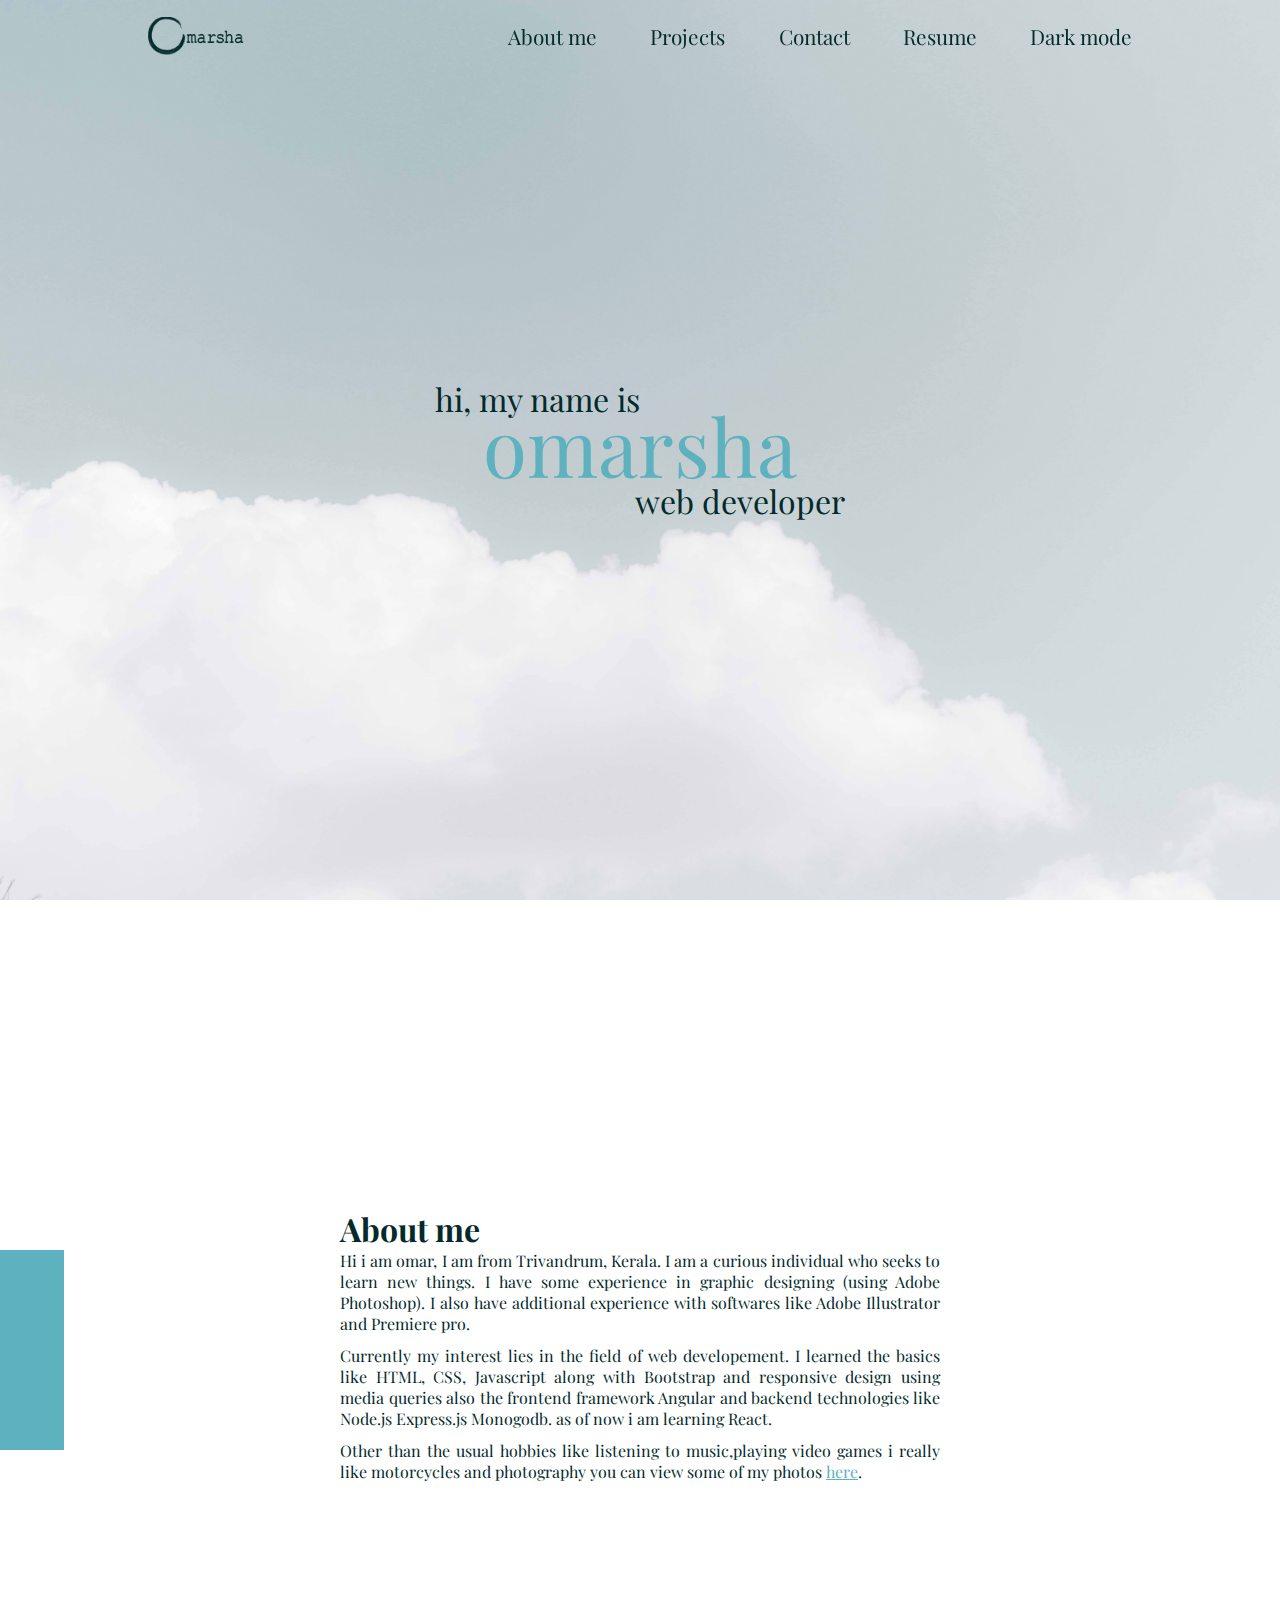
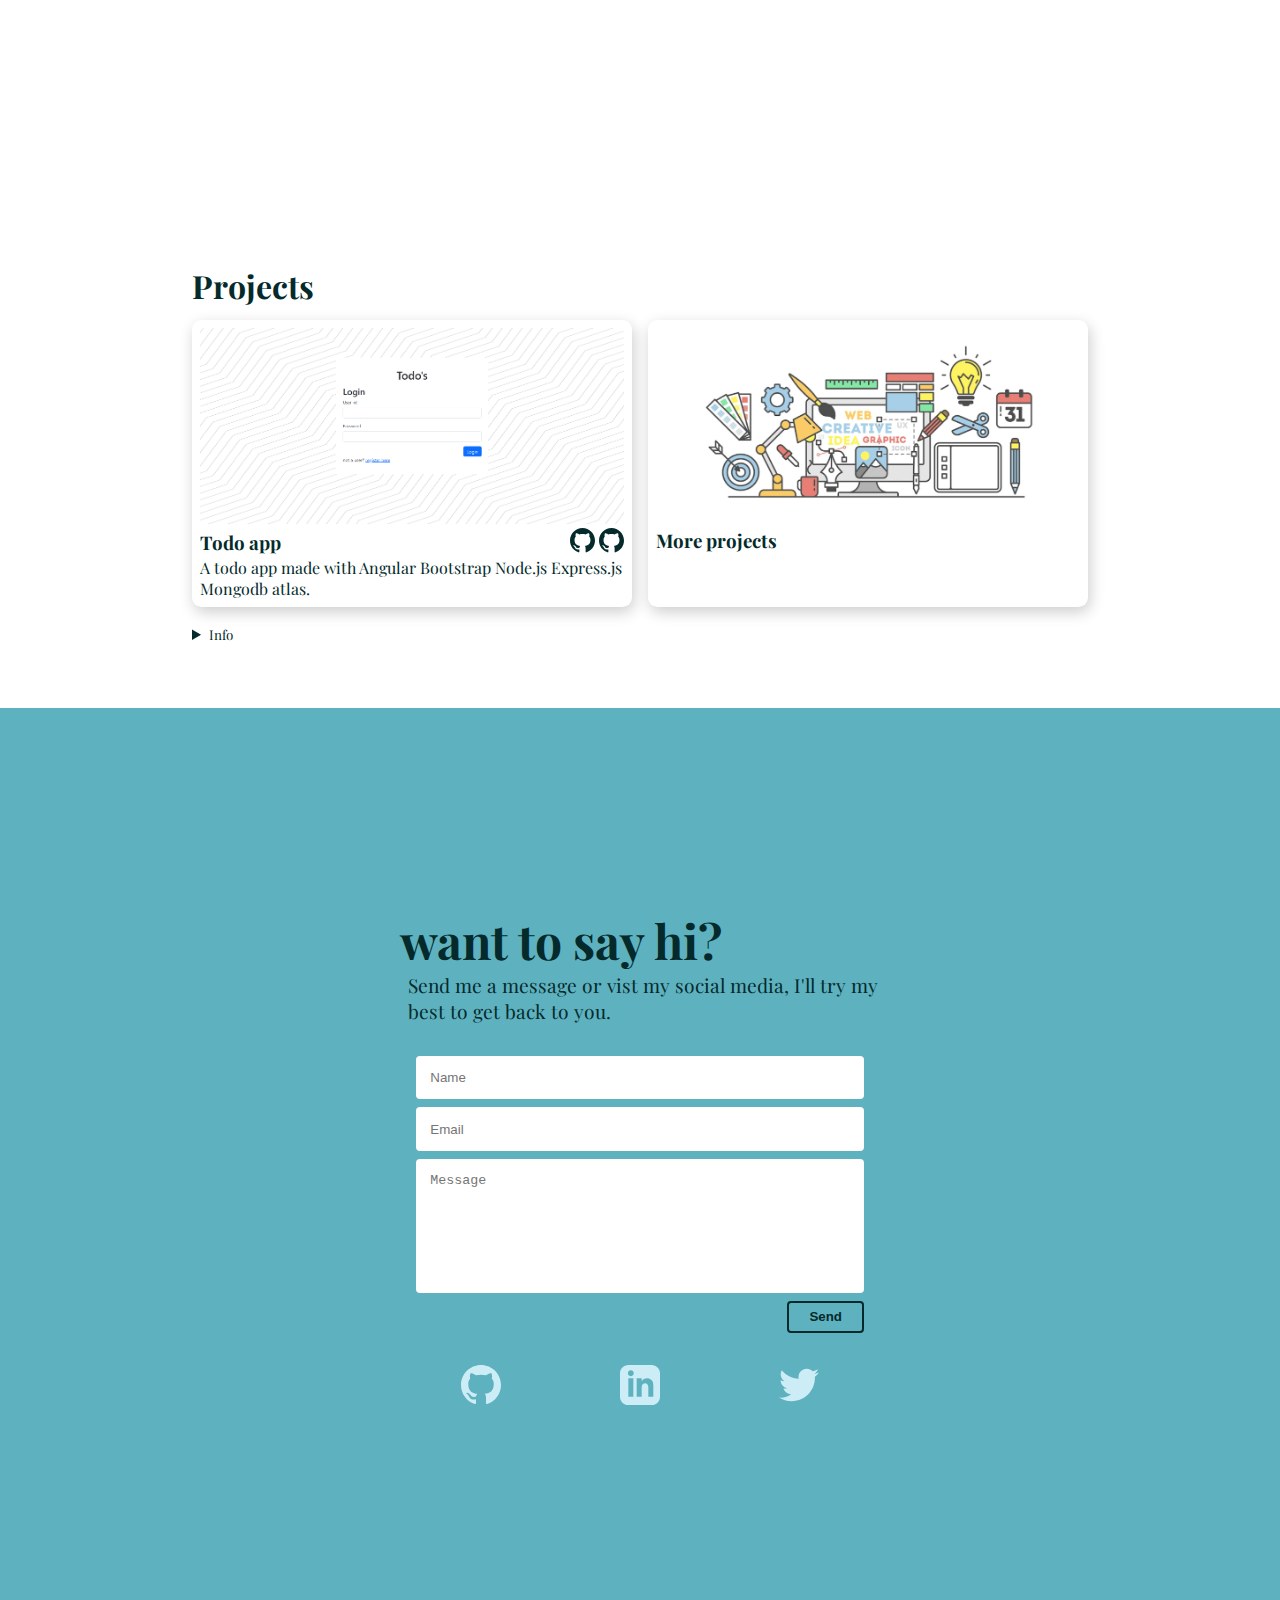
<file: index.html>
<!DOCTYPE html>
<html lang="en">

<head>
    <meta charset="UTF-8">
    <meta http-equiv="X-UA-Compatible" content="IE=edge">
    <meta name="viewport" content="width=device-width, initial-scale=1.0">
    <title>Portfolio</title>
    <link rel="shortcut icon" href="./assets/logos-and-icons/favicon.ico" type="image/x-icon">
    <link rel="stylesheet" href="./style.css">
    <link rel="preconnect" href="https://fonts.googleapis.com">
    <link rel="preconnect" href="https://fonts.gstatic.com" crossorigin>
    <link href="https://fonts.googleapis.com/css2?family=Playfair+Display&display=swap" rel="stylesheet">
    <script defer src="./app.js"></script>
</head>

<body>
    <nav>
        <div class="logo"></div>
        <ul class="nav-links">
            <li id="aboutmebtn">About me</li>
            <li id="projectsbtn">Projects</li>
            <li id="contactbtn">Contact</li>
            <li><a href="./assets/resume.pdf" download="omarsha-resume.pdf" class="resume">Resume</a></li>
            <li id="darkmode">Dark mode</li>
        </ul>
        <div class="burger">
            <div class="line-1"></div>
            <div class="line-2"></div>
            <div class="line-3"></div>
        </div>
    </nav>

    <div class="wrapper">

        <section id="hero" class="hero-section">
            <div class="hero">
                <p class="greeting">
                    hi, my name is
                </p>
                <p class="name">omarsha</p>
                <p class="title">web developer</p>
            </div>
        </section>

        <section id="aboutme" class="aboutme-section">
            <div class="block"></div>
            <div class="content">
                <h1>About me</h1>
                <p>
                    Hi i am omar, I am from Trivandrum, Kerala. I am a curious individual who seeks to learn new things. I have some experience in graphic designing (using Adobe Photoshop). I also have additional experience with softwares like Adobe Illustrator and Premiere pro.
                </p>
                <p>
                    Currently my interest lies in the field of web developement. I learned the basics like HTML, CSS, Javascript along with Bootstrap and responsive design using media queries also the frontend framework Angular and backend technologies like Node.js Express.js Monogodb. as of now i am learning React.
                </p>
                <p>
                    Other than the usual hobbies like listening to music,playing video games i really like motorcycles and photography you can view some of my photos <a href="./photo.html">here</a>. 
                </p>


            </div>

        </section>

        <section id="projects" class="projects-section">

            <div>
                <h1>Projects</h1>
                <div class="sub">

                    <div class="card">
                        <a href="https://moonlit-fairy-2e73fe.netlify.app/" target="_blank">
                            <div class="card-inside">
                                <img src="./assets/images/todo-app.png" class="card-img" alt="...">
                                <div class="card-body">
                                    <div class="heading">
                                        <h3 class="card-title">Todo app</h3>
                                        <div>
                                            <a title="github angular link" href="https://github.com/omarsha157/reminder-app.git" target="_blank">
                                                <svg xmlns="http://www.w3.org/2000/svg" viewBox="0 0 24 24"><path d="M12 0c-6.626 0-12 5.373-12 12 0 5.302 3.438 9.8 8.207 11.387.599.111.793-.261.793-.577v-2.234c-3.338.726-4.033-1.416-4.033-1.416-.546-1.387-1.333-1.756-1.333-1.756-1.089-.745.083-.729.083-.729 1.205.084 1.839 1.237 1.839 1.237 1.07 1.834 2.807 1.304 3.492.997.107-.775.418-1.305.762-1.604-2.665-.305-5.467-1.334-5.467-5.931 0-1.311.469-2.381 1.236-3.221-.124-.303-.535-1.524.117-3.176 0 0 1.008-.322 3.301 1.23.957-.266 1.983-.399 3.003-.404 1.02.005 2.047.138 3.006.404 2.291-1.552 3.297-1.23 3.297-1.23.653 1.653.242 2.874.118 3.176.77.84 1.235 1.911 1.235 3.221 0 4.609-2.807 5.624-5.479 5.921.43.372.823 1.102.823 2.222v3.293c0 .319.192.694.801.576 4.765-1.589 8.199-6.086 8.199-11.386 0-6.627-5.373-12-12-12z"/></svg>
                                            </a>
                                            <a title="github server link" href="https://github.com/omarsha157/reminder-app-server-copy.git" target="_blank">
                                                <svg xmlns="http://www.w3.org/2000/svg" viewBox="0 0 24 24"><path d="M12 0c-6.626 0-12 5.373-12 12 0 5.302 3.438 9.8 8.207 11.387.599.111.793-.261.793-.577v-2.234c-3.338.726-4.033-1.416-4.033-1.416-.546-1.387-1.333-1.756-1.333-1.756-1.089-.745.083-.729.083-.729 1.205.084 1.839 1.237 1.839 1.237 1.07 1.834 2.807 1.304 3.492.997.107-.775.418-1.305.762-1.604-2.665-.305-5.467-1.334-5.467-5.931 0-1.311.469-2.381 1.236-3.221-.124-.303-.535-1.524.117-3.176 0 0 1.008-.322 3.301 1.23.957-.266 1.983-.399 3.003-.404 1.02.005 2.047.138 3.006.404 2.291-1.552 3.297-1.23 3.297-1.23.653 1.653.242 2.874.118 3.176.77.84 1.235 1.911 1.235 3.221 0 4.609-2.807 5.624-5.479 5.921.43.372.823 1.102.823 2.222v3.293c0 .319.192.694.801.576 4.765-1.589 8.199-6.086 8.199-11.386 0-6.627-5.373-12-12-12z"/></svg>
                                            </a>
                                            <!-- <a title="github angular link" href="https://github.com/omarsha157/reminder-app.git" target="_blank"><img class="github" src="./assets/logos-and-icons/github-logo.png" alt=""></a>
                                            <a title="github server link" href="https://github.com/omarsha157/reminder-app-server-copy.git" target="_blank"><img class="github" src="./assets/logos-and-icons/github-logo.png" alt=""></a> -->
                                        </div>
                                    </div>
                                    <p class="card-text">A todo app made with Angular Bootstrap Node.js Express.js Mongodb atlas.
                                    </p>
                                </div>
                            </div>
                        </a>
                    </div>

                    <div class="card">
                        <a href="./more-projects.html">
                            <div class="card-inside">
                                <img src="./assets/images/more-projects.png" class="card-img" alt="...">
                                <div class="card-body">
                                    <div class="heading">
                                        <h3 class="card-title">More projects</h3>
                                        <!-- <a title="github link" href="#"><img class="github" src="./assets/logos-and-icons/github-logo.png" alt=""></a> -->
                                    </div>
                                    <!-- <p class="card-text">A collection of my other projects.
                                    </p> -->
                                </div>
                            </div>
                        </a>
                    </div>


                </div>


                    <details class="info">
                        <summary><small>Info</small></summary>
                        <p>click on the cards to visit the project and the github icons on the cards to view the project repositories. note that for full-stack projects there will be two icons for frontend and backend repositories respectively.</p>
                    </details>


            </div>

        </section>

        <footer>
            <section id="contact" class="footer-section">

                <div>
                    <h1>want to say hi?</h1>
                    <p>Send me a message or vist my social media, I'll try my best to get back to you.</p>
                </div>

                <form action="https://formsubmit.co/07822f17622914c7cb4c96c6f95b0aa6" method="POST">
                    <input type="text" name="name" placeholder="Name" required>
                    <input type="email" name="email" placeholder="Email" required>
                    <textarea rows="7" type="text" name="message" placeholder="Message" required></textarea>

                    <input type="hidden" name="_next" value="https://omarsha157.github.io/portfolio/#contact">
                    <input type="hidden" name="_autoresponse"  value="Thankyou for taking time to view my portfolio and reaching out to me, I'll reply to you as soon as i am able to do so - with best regards, Omarsha.">
                    <button type="submit">Send</button>
                </form>

                <div class="links">
                    <ul>
                        <li><a href="https://github.com/omarsha157" target="_blank">
                            <svg xmlns="http://www.w3.org/2000/svg"  viewBox="0 0 24 24"><path d="M12 0c-6.626 0-12 5.373-12 12 0 5.302 3.438 9.8 8.207 11.387.599.111.793-.261.793-.577v-2.234c-3.338.726-4.033-1.416-4.033-1.416-.546-1.387-1.333-1.756-1.333-1.756-1.089-.745.083-.729.083-.729 1.205.084 1.839 1.237 1.839 1.237 1.07 1.834 2.807 1.304 3.492.997.107-.775.418-1.305.762-1.604-2.665-.305-5.467-1.334-5.467-5.931 0-1.311.469-2.381 1.236-3.221-.124-.303-.535-1.524.117-3.176 0 0 1.008-.322 3.301 1.23.957-.266 1.983-.399 3.003-.404 1.02.005 2.047.138 3.006.404 2.291-1.552 3.297-1.23 3.297-1.23.653 1.653.242 2.874.118 3.176.77.84 1.235 1.911 1.235 3.221 0 4.609-2.807 5.624-5.479 5.921.43.372.823 1.102.823 2.222v3.293c0 .319.192.694.801.576 4.765-1.589 8.199-6.086 8.199-11.386 0-6.627-5.373-12-12-12z"/></svg>
                        </a></li>

                        <li><a href="https://www.linkedin.com/in/omarsha157/" target="_blank">
                            <svg xmlns="http://www.w3.org/2000/svg" viewBox="0 0 24 24"><path d="M19 0h-14c-2.761 0-5 2.239-5 5v14c0 2.761 2.239 5 5 5h14c2.762 0 5-2.239 5-5v-14c0-2.761-2.238-5-5-5zm-11 19h-3v-11h3v11zm-1.5-12.268c-.966 0-1.75-.79-1.75-1.764s.784-1.764 1.75-1.764 1.75.79 1.75 1.764-.783 1.764-1.75 1.764zm13.5 12.268h-3v-5.604c0-3.368-4-3.113-4 0v5.604h-3v-11h3v1.765c1.396-2.586 7-2.777 7 2.476v6.759z"/></svg>
                        </a></li>

                        <li><a href="https://twitter.com/omarsha157" target="_blank">
                            <svg xmlns="http://www.w3.org/2000/svg" viewBox="0 0 24 24"><path d="M24 4.557c-.883.392-1.832.656-2.828.775 1.017-.609 1.798-1.574 2.165-2.724-.951.564-2.005.974-3.127 1.195-.897-.957-2.178-1.555-3.594-1.555-3.179 0-5.515 2.966-4.797 6.045-4.091-.205-7.719-2.165-10.148-5.144-1.29 2.213-.669 5.108 1.523 6.574-.806-.026-1.566-.247-2.229-.616-.054 2.281 1.581 4.415 3.949 4.89-.693.188-1.452.232-2.224.084.626 1.956 2.444 3.379 4.6 3.419-2.07 1.623-4.678 2.348-7.29 2.04 2.179 1.397 4.768 2.212 7.548 2.212 9.142 0 14.307-7.721 13.995-14.646.962-.695 1.797-1.562 2.457-2.549z"/></svg>
                        </a></li>
                        
                    </ul>
                </div>

            </section>
        </footer>
    </div>

    
</body>

</html>
</file>
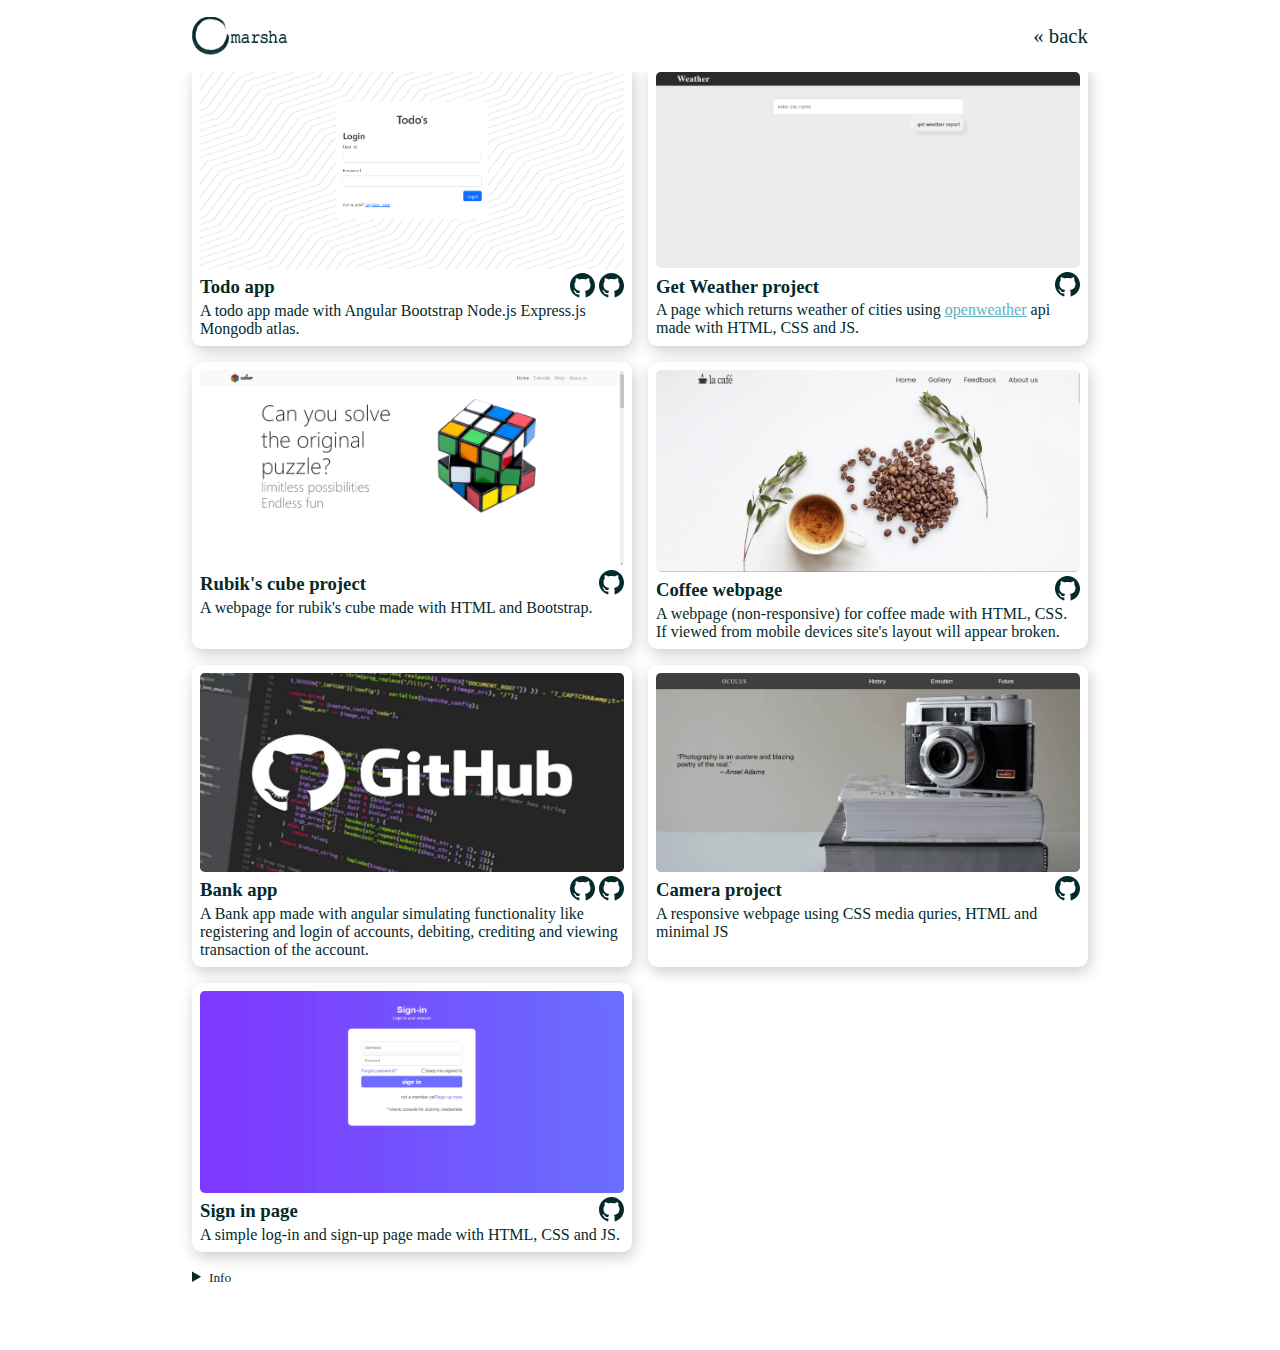
<file: more-projects.html>
<!DOCTYPE html>
<html lang="en">

<head>
    <meta charset="UTF-8">
    <meta http-equiv="X-UA-Compatible" content="IE=edge">
    <meta name="viewport" content="width=device-width, initial-scale=1.0">
    <title>more-projects</title>
    <link rel="shortcut icon" href="./assets/logos-and-icons/favicon.ico" type="image/x-icon">
    <link rel="stylesheet" href="./style.css">
    <style>
        nav {
            justify-content: space-between;
            padding-left: 15%;
            padding-right: 15%;

            background-color: var(--bg-color);
        }

        nav div a {
            color: unset;
            text-decoration: none;
            font-size: 1.3rem;
        }

        @media only screen and (max-width: 992px) {
            nav {
                padding-left: 1em;
                padding-right: 1em;
            }
        }
    </style>
    <script defer src="./app.js"></script>
</head>

<body>
    <nav>
        <div class="logo">
            
        </div>
        <div class="">
            <a href="./index.html">&#171; back</a>
        </div>

    </nav>

    <div class="wrapper">
        <section id="project" class="projects-section">

            <div>
                <!-- <h1>projects</h1> -->
                <div class="sub">

                    <div class="card">
                        <a href="https://moonlit-fairy-2e73fe.netlify.app/" target="_blank">
                            <div class="card-inside">
                                <img src="./assets/images/todo-app.png" class="card-img" alt="...">
                                <div class="card-body">
                                    <div class="heading">
                                        <h3 class="card-title">Todo app</h3>
                                        <div>
                                            <a title="github angular link" href="https://github.com/omarsha157/reminder-app.git" target="_blank">
                                                <svg xmlns="http://www.w3.org/2000/svg" viewBox="0 0 24 24"><path d="M12 0c-6.626 0-12 5.373-12 12 0 5.302 3.438 9.8 8.207 11.387.599.111.793-.261.793-.577v-2.234c-3.338.726-4.033-1.416-4.033-1.416-.546-1.387-1.333-1.756-1.333-1.756-1.089-.745.083-.729.083-.729 1.205.084 1.839 1.237 1.839 1.237 1.07 1.834 2.807 1.304 3.492.997.107-.775.418-1.305.762-1.604-2.665-.305-5.467-1.334-5.467-5.931 0-1.311.469-2.381 1.236-3.221-.124-.303-.535-1.524.117-3.176 0 0 1.008-.322 3.301 1.23.957-.266 1.983-.399 3.003-.404 1.02.005 2.047.138 3.006.404 2.291-1.552 3.297-1.23 3.297-1.23.653 1.653.242 2.874.118 3.176.77.84 1.235 1.911 1.235 3.221 0 4.609-2.807 5.624-5.479 5.921.43.372.823 1.102.823 2.222v3.293c0 .319.192.694.801.576 4.765-1.589 8.199-6.086 8.199-11.386 0-6.627-5.373-12-12-12z"/></svg>
                                            </a>
                                            <a title="github server link" href="https://github.com/omarsha157/reminder-app-server-copy.git" target="_blank">
                                                <svg xmlns="http://www.w3.org/2000/svg" viewBox="0 0 24 24"><path d="M12 0c-6.626 0-12 5.373-12 12 0 5.302 3.438 9.8 8.207 11.387.599.111.793-.261.793-.577v-2.234c-3.338.726-4.033-1.416-4.033-1.416-.546-1.387-1.333-1.756-1.333-1.756-1.089-.745.083-.729.083-.729 1.205.084 1.839 1.237 1.839 1.237 1.07 1.834 2.807 1.304 3.492.997.107-.775.418-1.305.762-1.604-2.665-.305-5.467-1.334-5.467-5.931 0-1.311.469-2.381 1.236-3.221-.124-.303-.535-1.524.117-3.176 0 0 1.008-.322 3.301 1.23.957-.266 1.983-.399 3.003-.404 1.02.005 2.047.138 3.006.404 2.291-1.552 3.297-1.23 3.297-1.23.653 1.653.242 2.874.118 3.176.77.84 1.235 1.911 1.235 3.221 0 4.609-2.807 5.624-5.479 5.921.43.372.823 1.102.823 2.222v3.293c0 .319.192.694.801.576 4.765-1.589 8.199-6.086 8.199-11.386 0-6.627-5.373-12-12-12z"/></svg>
                                            </a>
                                            <!-- <a title="github angular link" href="https://github.com/omarsha157/reminder-app.git" target="_blank"><img class="github" src="./assets/logos-and-icons/github-logo.png" alt=""></a>
                                            <a title="github server link" href="https://github.com/omarsha157/reminder-app-server-copy.git" target="_blank"><img class="github" src="./assets/logos-and-icons/github-logo.png" alt=""></a> -->
                                        </div>
                                    </div>
                                    <p class="card-text">A todo app made with Angular Bootstrap Node.js Express.js Mongodb atlas.
                                    </p>
                                </div>
                            </div>
                        </a>
                    </div>

                    <div class="card">
                        <a href="https://omarsha157.github.io/weather-project/" target="_blank">
                            <div class="card-inside">
                                <img src="./assets/images/weather-project.png" class="card-img" alt="...">
                                <div class="card-body">
                                    <div class="heading">
                                        <h3 class="card-title">Get Weather project</h3>
                                        <a title="github link" href="https://github.com/omarsha157/weather-project.git" target="_blank">
                                            <svg xmlns="http://www.w3.org/2000/svg" viewBox="0 0 24 24"><path d="M12 0c-6.626 0-12 5.373-12 12 0 5.302 3.438 9.8 8.207 11.387.599.111.793-.261.793-.577v-2.234c-3.338.726-4.033-1.416-4.033-1.416-.546-1.387-1.333-1.756-1.333-1.756-1.089-.745.083-.729.083-.729 1.205.084 1.839 1.237 1.839 1.237 1.07 1.834 2.807 1.304 3.492.997.107-.775.418-1.305.762-1.604-2.665-.305-5.467-1.334-5.467-5.931 0-1.311.469-2.381 1.236-3.221-.124-.303-.535-1.524.117-3.176 0 0 1.008-.322 3.301 1.23.957-.266 1.983-.399 3.003-.404 1.02.005 2.047.138 3.006.404 2.291-1.552 3.297-1.23 3.297-1.23.653 1.653.242 2.874.118 3.176.77.84 1.235 1.911 1.235 3.221 0 4.609-2.807 5.624-5.479 5.921.43.372.823 1.102.823 2.222v3.293c0 .319.192.694.801.576 4.765-1.589 8.199-6.086 8.199-11.386 0-6.627-5.373-12-12-12z"/></svg>
                                        </a>
                                    </div>
                                    <p class="card-text">A page which returns weather of cities using <a class="anchor" href="https://openweathermap.org/api" target="_blank">openweather</a> api made with HTML, CSS and JS.</p>
                                </div>
                            </div>
                        </a>
                    </div>

                    <div class="card">
                        <a href="https://omarsha157.github.io/rubiks-web/" target="_blank">
                            <div class="card-inside">
                                <img src="./assets/images/rubiks-cube-project.png" class="card-img" alt="...">
                                <div class="card-body">
                                    <div class="heading">
                                        <h3 class="card-title">Rubik's cube project</h3>
                                        <a title="github link" href="https://github.com/omarsha157/rubiks-web" target="_blank">
                                            <svg xmlns="http://www.w3.org/2000/svg" viewBox="0 0 24 24"><path d="M12 0c-6.626 0-12 5.373-12 12 0 5.302 3.438 9.8 8.207 11.387.599.111.793-.261.793-.577v-2.234c-3.338.726-4.033-1.416-4.033-1.416-.546-1.387-1.333-1.756-1.333-1.756-1.089-.745.083-.729.083-.729 1.205.084 1.839 1.237 1.839 1.237 1.07 1.834 2.807 1.304 3.492.997.107-.775.418-1.305.762-1.604-2.665-.305-5.467-1.334-5.467-5.931 0-1.311.469-2.381 1.236-3.221-.124-.303-.535-1.524.117-3.176 0 0 1.008-.322 3.301 1.23.957-.266 1.983-.399 3.003-.404 1.02.005 2.047.138 3.006.404 2.291-1.552 3.297-1.23 3.297-1.23.653 1.653.242 2.874.118 3.176.77.84 1.235 1.911 1.235 3.221 0 4.609-2.807 5.624-5.479 5.921.43.372.823 1.102.823 2.222v3.293c0 .319.192.694.801.576 4.765-1.589 8.199-6.086 8.199-11.386 0-6.627-5.373-12-12-12z"/></svg>
                                        </a>
                                    </div>
                                    <p class="card-text">A webpage for rubik's cube made with HTML and Bootstrap.</p>
                                </div>
                            </div>
                        </a>
                    </div>

                    <div class="card">
                        <a href="https://omarsha157.github.io/coffee-project/" target="_blank">
                            <div class="card-inside">
                                <img src="./assets/images/coffee-page-card.png" class="card-img" alt="...">
                                <div class="card-body">
                                    <div class="heading">
                                        <h3 class="card-title">Coffee webpage</h3>
                                        <a title="github link" href="https://github.com/omarsha157/coffee-project.git" target="_blank">
                                            <svg xmlns="http://www.w3.org/2000/svg" viewBox="0 0 24 24"><path d="M12 0c-6.626 0-12 5.373-12 12 0 5.302 3.438 9.8 8.207 11.387.599.111.793-.261.793-.577v-2.234c-3.338.726-4.033-1.416-4.033-1.416-.546-1.387-1.333-1.756-1.333-1.756-1.089-.745.083-.729.083-.729 1.205.084 1.839 1.237 1.839 1.237 1.07 1.834 2.807 1.304 3.492.997.107-.775.418-1.305.762-1.604-2.665-.305-5.467-1.334-5.467-5.931 0-1.311.469-2.381 1.236-3.221-.124-.303-.535-1.524.117-3.176 0 0 1.008-.322 3.301 1.23.957-.266 1.983-.399 3.003-.404 1.02.005 2.047.138 3.006.404 2.291-1.552 3.297-1.23 3.297-1.23.653 1.653.242 2.874.118 3.176.77.84 1.235 1.911 1.235 3.221 0 4.609-2.807 5.624-5.479 5.921.43.372.823 1.102.823 2.222v3.293c0 .319.192.694.801.576 4.765-1.589 8.199-6.086 8.199-11.386 0-6.627-5.373-12-12-12z"/></svg>
                                        </a>
                                    </div>
                                    <p class="card-text">A webpage (non-responsive) for coffee made with HTML, CSS.
                                        If viewed from mobile devices site's layout will appear broken.
                                    </p>
                                </div>
                            </div>
                        </a>
                    </div>

                    <div class="card">
                        <a href="https://github.com/omarsha157/bankapp" target="_blank">
                            <div class="card-inside">
                                <img src="./assets/images/github-card.jpg" class="card-img" alt="...">
                                <div class="card-body">
                                    <div class="heading">
                                        <h3 class="card-title">Bank app</h3>
                                        <div>
                                            <a title="github angular link" href="https://github.com/omarsha157/bankapp" target="_blank">
                                                <svg xmlns="http://www.w3.org/2000/svg" viewBox="0 0 24 24"><path d="M12 0c-6.626 0-12 5.373-12 12 0 5.302 3.438 9.8 8.207 11.387.599.111.793-.261.793-.577v-2.234c-3.338.726-4.033-1.416-4.033-1.416-.546-1.387-1.333-1.756-1.333-1.756-1.089-.745.083-.729.083-.729 1.205.084 1.839 1.237 1.839 1.237 1.07 1.834 2.807 1.304 3.492.997.107-.775.418-1.305.762-1.604-2.665-.305-5.467-1.334-5.467-5.931 0-1.311.469-2.381 1.236-3.221-.124-.303-.535-1.524.117-3.176 0 0 1.008-.322 3.301 1.23.957-.266 1.983-.399 3.003-.404 1.02.005 2.047.138 3.006.404 2.291-1.552 3.297-1.23 3.297-1.23.653 1.653.242 2.874.118 3.176.77.84 1.235 1.911 1.235 3.221 0 4.609-2.807 5.624-5.479 5.921.43.372.823 1.102.823 2.222v3.293c0 .319.192.694.801.576 4.765-1.589 8.199-6.086 8.199-11.386 0-6.627-5.373-12-12-12z"/></svg>
                                            </a>
                                            <a title="github server link" href="https://github.com/omarsha157/bankserver" target="_blank">
                                                <svg xmlns="http://www.w3.org/2000/svg" viewBox="0 0 24 24"><path d="M12 0c-6.626 0-12 5.373-12 12 0 5.302 3.438 9.8 8.207 11.387.599.111.793-.261.793-.577v-2.234c-3.338.726-4.033-1.416-4.033-1.416-.546-1.387-1.333-1.756-1.333-1.756-1.089-.745.083-.729.083-.729 1.205.084 1.839 1.237 1.839 1.237 1.07 1.834 2.807 1.304 3.492.997.107-.775.418-1.305.762-1.604-2.665-.305-5.467-1.334-5.467-5.931 0-1.311.469-2.381 1.236-3.221-.124-.303-.535-1.524.117-3.176 0 0 1.008-.322 3.301 1.23.957-.266 1.983-.399 3.003-.404 1.02.005 2.047.138 3.006.404 2.291-1.552 3.297-1.23 3.297-1.23.653 1.653.242 2.874.118 3.176.77.84 1.235 1.911 1.235 3.221 0 4.609-2.807 5.624-5.479 5.921.43.372.823 1.102.823 2.222v3.293c0 .319.192.694.801.576 4.765-1.589 8.199-6.086 8.199-11.386 0-6.627-5.373-12-12-12z"/></svg>
                                            </a>
                                            
                                        </div>
                                    </div>
                                    <p class="card-text">
                                        A Bank app made with angular simulating functionality like registering and login of accounts, debiting, crediting and viewing transaction of the account.
                                    </p>
                                </div>
                            </div>
                        </a>
                    </div>


                    <div class="card">
                        <a href="https://omarsha157.github.io/camera-project/" target="_blank">
                            <div class="card-inside">
                                <img src="./assets/images/camera-project.png" class="card-img" alt="...">
                                <div class="card-body">
                                    <div class="heading">
                                        <h3 class="card-title">Camera project</h3>
                                        <a title="github link" href="https://github.com/omarsha157/camera-project" target="_blank">
                                            <svg xmlns="http://www.w3.org/2000/svg" viewBox="0 0 24 24"><path d="M12 0c-6.626 0-12 5.373-12 12 0 5.302 3.438 9.8 8.207 11.387.599.111.793-.261.793-.577v-2.234c-3.338.726-4.033-1.416-4.033-1.416-.546-1.387-1.333-1.756-1.333-1.756-1.089-.745.083-.729.083-.729 1.205.084 1.839 1.237 1.839 1.237 1.07 1.834 2.807 1.304 3.492.997.107-.775.418-1.305.762-1.604-2.665-.305-5.467-1.334-5.467-5.931 0-1.311.469-2.381 1.236-3.221-.124-.303-.535-1.524.117-3.176 0 0 1.008-.322 3.301 1.23.957-.266 1.983-.399 3.003-.404 1.02.005 2.047.138 3.006.404 2.291-1.552 3.297-1.23 3.297-1.23.653 1.653.242 2.874.118 3.176.77.84 1.235 1.911 1.235 3.221 0 4.609-2.807 5.624-5.479 5.921.43.372.823 1.102.823 2.222v3.293c0 .319.192.694.801.576 4.765-1.589 8.199-6.086 8.199-11.386 0-6.627-5.373-12-12-12z"/></svg>
                                        </a>
                                    </div>
                                    <p class="card-text">A responsive webpage using CSS media quries, HTML and minimal JS  </p>
                                </div>
                            </div>
                        </a>
                    </div>

                    

                    <div class="card">
                        <a href="https://omarsha157.github.io/simple-login-design/" target="_blank">
                            <div class="card-inside">
                                <img src="./assets/images/sign-in-page-card.png" class="card-img" alt="...">
                                <div class="card-body">
                                    <div class="heading">
                                        <h3 class="card-title">Sign in page</h3>
                                        <a title="github link" href="https://github.com/omarsha157/simple-login-design.git" target="_blank">
                                            <svg xmlns="http://www.w3.org/2000/svg" viewBox="0 0 24 24"><path d="M12 0c-6.626 0-12 5.373-12 12 0 5.302 3.438 9.8 8.207 11.387.599.111.793-.261.793-.577v-2.234c-3.338.726-4.033-1.416-4.033-1.416-.546-1.387-1.333-1.756-1.333-1.756-1.089-.745.083-.729.083-.729 1.205.084 1.839 1.237 1.839 1.237 1.07 1.834 2.807 1.304 3.492.997.107-.775.418-1.305.762-1.604-2.665-.305-5.467-1.334-5.467-5.931 0-1.311.469-2.381 1.236-3.221-.124-.303-.535-1.524.117-3.176 0 0 1.008-.322 3.301 1.23.957-.266 1.983-.399 3.003-.404 1.02.005 2.047.138 3.006.404 2.291-1.552 3.297-1.23 3.297-1.23.653 1.653.242 2.874.118 3.176.77.84 1.235 1.911 1.235 3.221 0 4.609-2.807 5.624-5.479 5.921.43.372.823 1.102.823 2.222v3.293c0 .319.192.694.801.576 4.765-1.589 8.199-6.086 8.199-11.386 0-6.627-5.373-12-12-12z"/></svg>
                                        </a>
                                    </div>
                                    <p class="card-text">A simple log-in and sign-up page made with HTML, CSS and JS.</p>
                                </div>
                            </div>
                        </a>
                    </div>

                    

                </div>
                
                    <details class="info">
                        <summary><small>Info</small></summary>
                        <p>click on the cards to visit the project and the github icons on the cards to view the project repositories. note that for full-stack projects there will be two icons for frontend and backend repositories respectively.</p>
                    </details>

            </div>

        </section>


        <!-- <section id="project" class="projects-section">

            <div>
                <h1>Experiments</h1>
                <div class="sub">

                    <div class="card">
                        <a href="https://omarsha157.github.io/blackjack-game/" target="_blank">
                            <div class="card-inside">
                                <img src="./assets/images/balckjack-card.png" class="card-img" alt="...">
                                <div class="card-body">
                                    <div class="heading">
                                        <h3 class="card-title">Blackjack</h3>
                                        <a title="github link" href="https://github.com/omarsha157/blackjack-game.git" target="_blank">
                                            <svg xmlns="http://www.w3.org/2000/svg" viewBox="0 0 24 24"><path d="M12 0c-6.626 0-12 5.373-12 12 0 5.302 3.438 9.8 8.207 11.387.599.111.793-.261.793-.577v-2.234c-3.338.726-4.033-1.416-4.033-1.416-.546-1.387-1.333-1.756-1.333-1.756-1.089-.745.083-.729.083-.729 1.205.084 1.839 1.237 1.839 1.237 1.07 1.834 2.807 1.304 3.492.997.107-.775.418-1.305.762-1.604-2.665-.305-5.467-1.334-5.467-5.931 0-1.311.469-2.381 1.236-3.221-.124-.303-.535-1.524.117-3.176 0 0 1.008-.322 3.301 1.23.957-.266 1.983-.399 3.003-.404 1.02.005 2.047.138 3.006.404 2.291-1.552 3.297-1.23 3.297-1.23.653 1.653.242 2.874.118 3.176.77.84 1.235 1.911 1.235 3.221 0 4.609-2.807 5.624-5.479 5.921.43.372.823 1.102.823 2.222v3.293c0 .319.192.694.801.576 4.765-1.589 8.199-6.086 8.199-11.386 0-6.627-5.373-12-12-12z"/></svg>
                                        </a>
                                    </div>
                                    <p class="card-text">A game of blackjack made using HTML and JS.</p>
                                </div>
                            </div>
                        </a>
                    </div>

                    <div class="card">
                        <a href="https://omarsha157.github.io/learn/" target="_blank">
                            <div class="card-inside">
                                <img src="./assets/images/learning-project.png" class="card-img" alt="...">
                                <div class="card-body">
                                    <div class="heading">
                                        <h3 class="card-title">Learning project</h3>
                                        <a title="github link" href="https://github.com/omarsha157/learn.git" target="_blank">
                                            <svg xmlns="http://www.w3.org/2000/svg" viewBox="0 0 24 24"><path d="M12 0c-6.626 0-12 5.373-12 12 0 5.302 3.438 9.8 8.207 11.387.599.111.793-.261.793-.577v-2.234c-3.338.726-4.033-1.416-4.033-1.416-.546-1.387-1.333-1.756-1.333-1.756-1.089-.745.083-.729.083-.729 1.205.084 1.839 1.237 1.839 1.237 1.07 1.834 2.807 1.304 3.492.997.107-.775.418-1.305.762-1.604-2.665-.305-5.467-1.334-5.467-5.931 0-1.311.469-2.381 1.236-3.221-.124-.303-.535-1.524.117-3.176 0 0 1.008-.322 3.301 1.23.957-.266 1.983-.399 3.003-.404 1.02.005 2.047.138 3.006.404 2.291-1.552 3.297-1.23 3.297-1.23.653 1.653.242 2.874.118 3.176.77.84 1.235 1.911 1.235 3.221 0 4.609-2.807 5.624-5.479 5.921.43.372.823 1.102.823 2.222v3.293c0 .319.192.694.801.576 4.765-1.589 8.199-6.086 8.199-11.386 0-6.627-5.373-12-12-12z"/></svg>
                                        </a>
                                    </div>
                                    <p class="card-text">A webpage for documenting stuff i learn made with HTML SCSS and JS.</p>
                                </div>
                            </div>
                        </a>
                    </div>

                </div>
            </div>
        </section> -->


    </div>

    
</body>

</html>
</file>
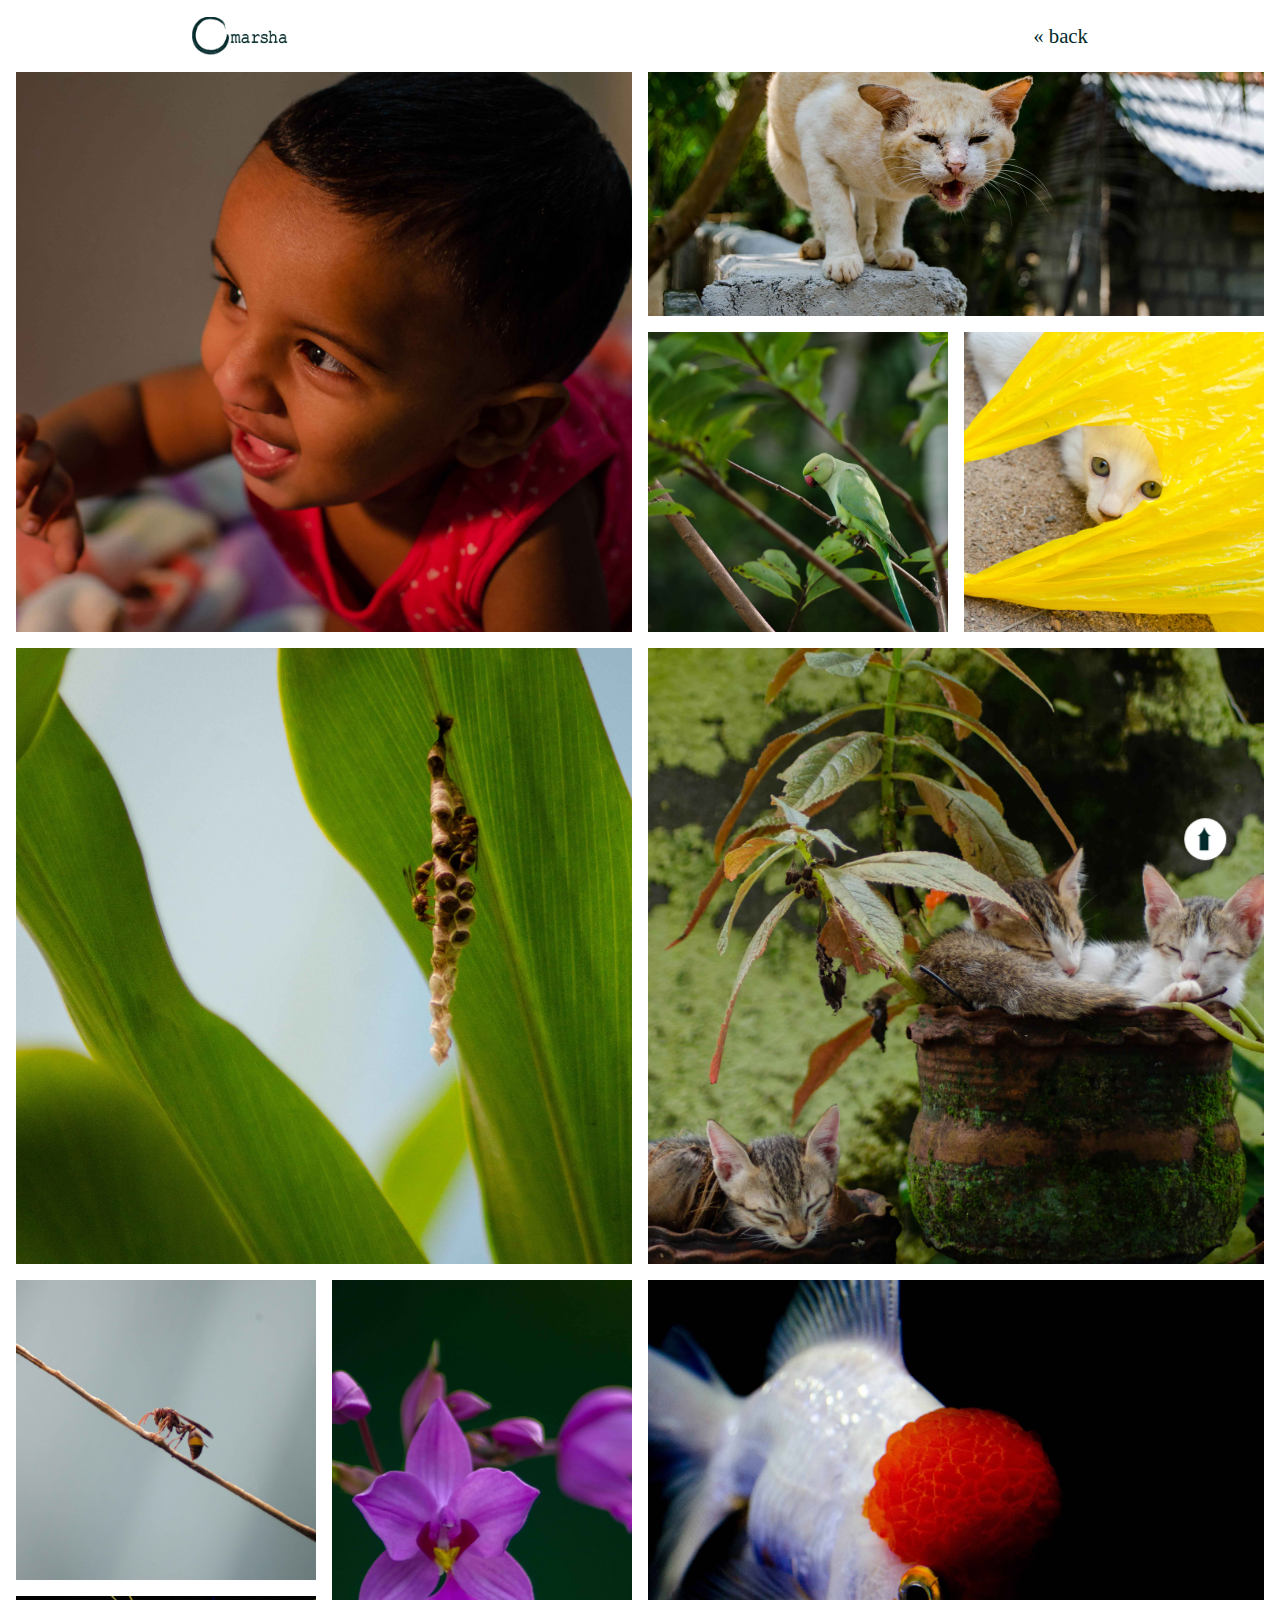
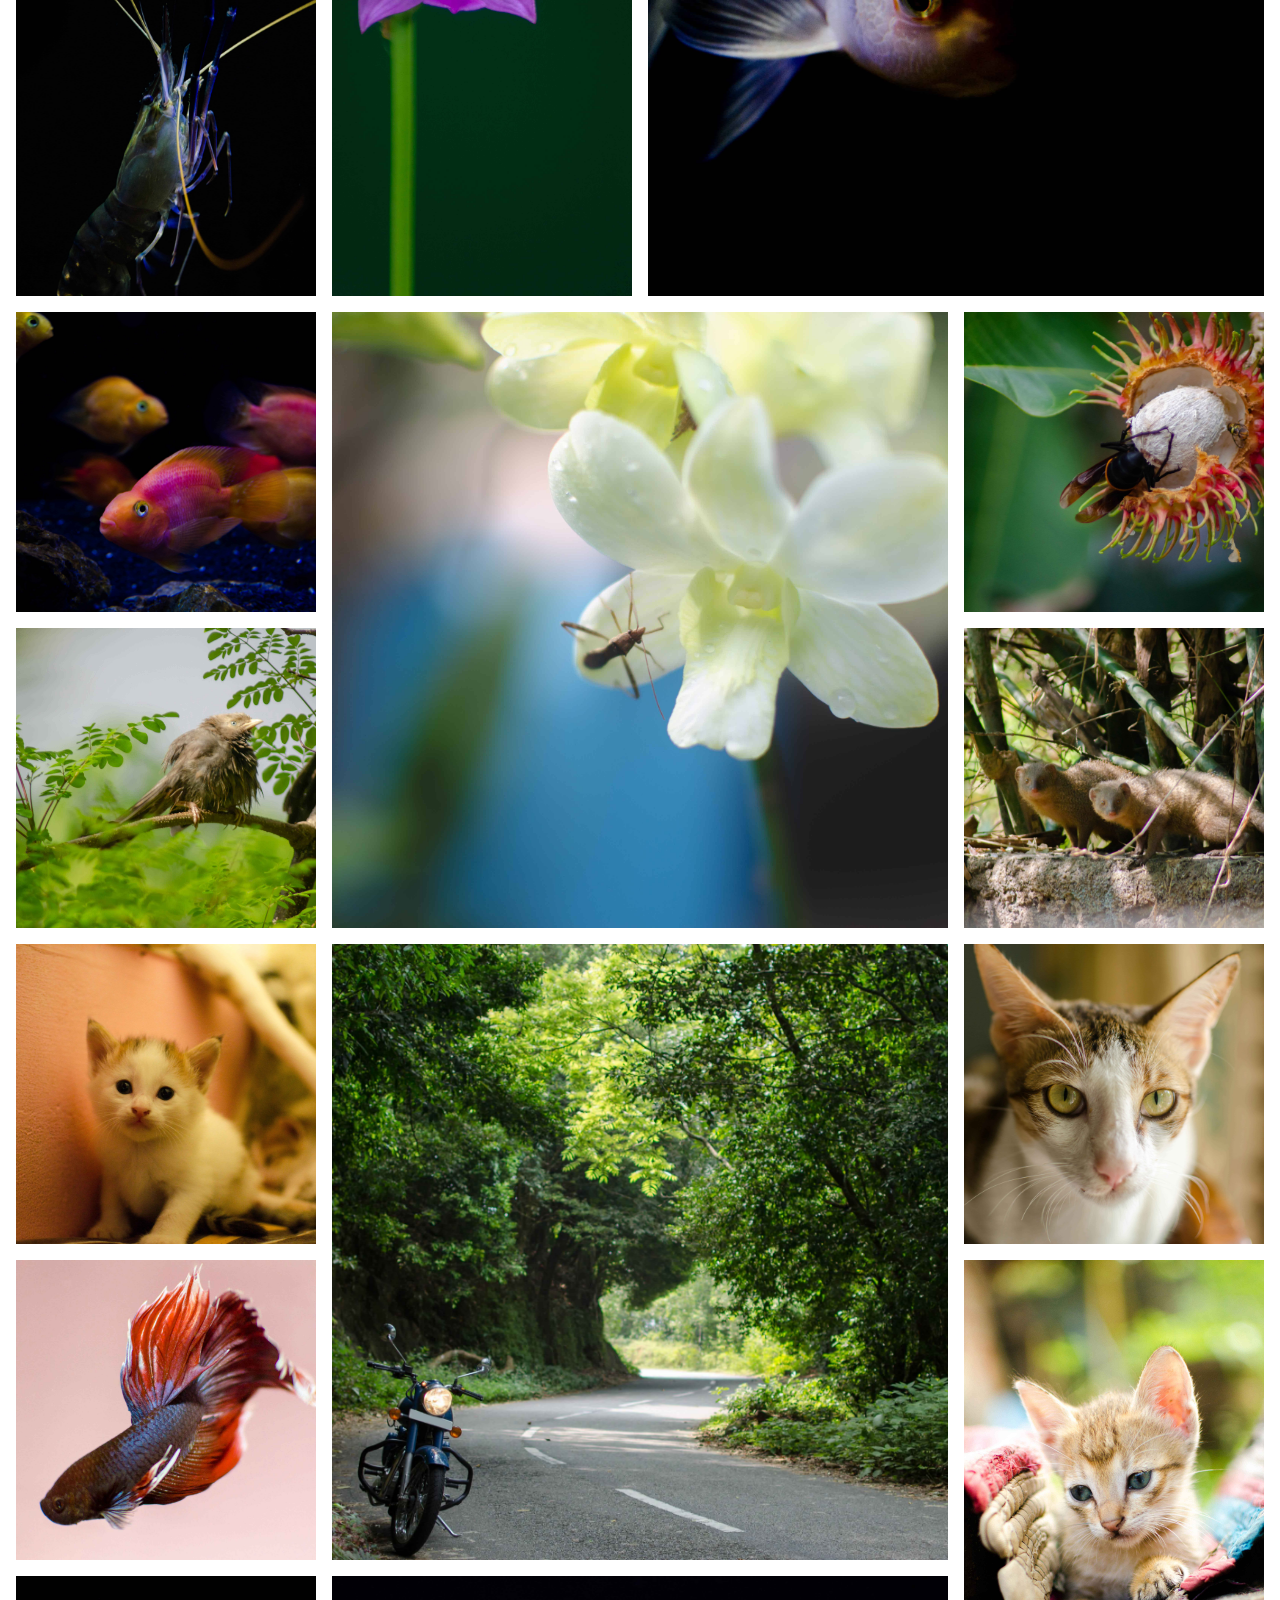
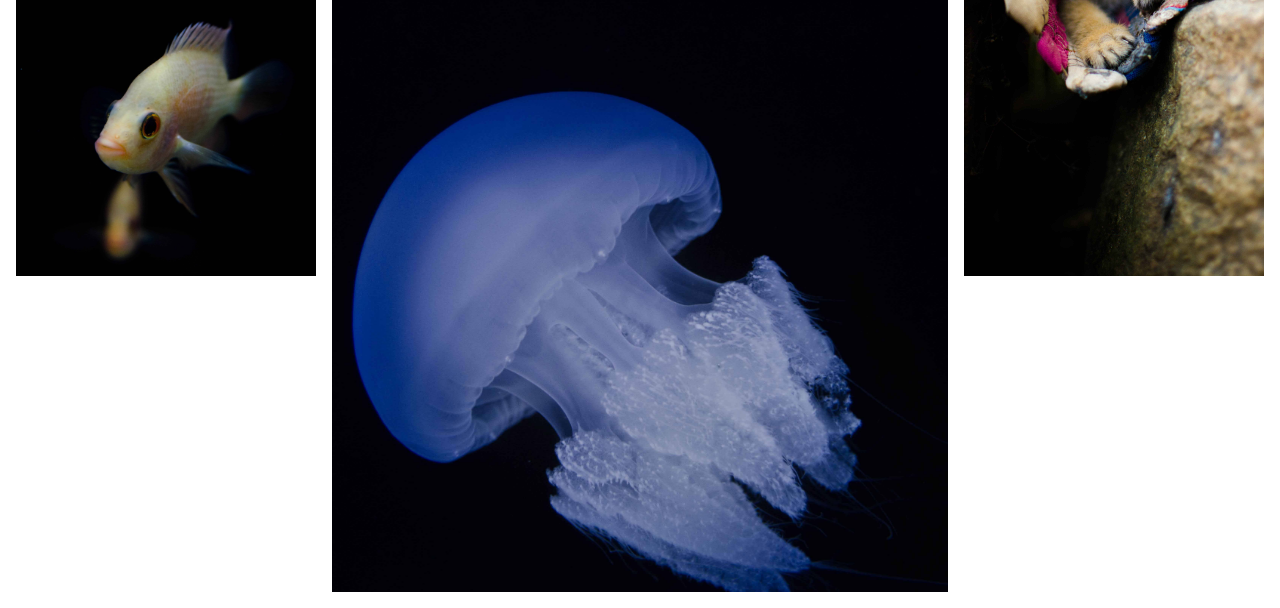
<file: photo.html>
<!DOCTYPE html>
<html lang="en">

<head>
    <meta charset="UTF-8">
    <meta http-equiv="X-UA-Compatible" content="IE=edge">
    <meta name="viewport" content="width=device-width, initial-scale=1.0">
    <title>photos</title>
    <link rel="shortcut icon" href="./assets/logos-and-icons/favicon.ico" type="image/x-icon">
    <link rel="stylesheet" href="./style.css">
    <style>
        nav {
            padding: 0 15%;

            justify-content: space-between;

            background-color: var(--bg-color);
            /* color: var(--seconday-color); */

            position: fixed;
        }

        nav div a {
            color: unset;
            text-decoration: none;
            font-size: 1.3rem;
        }

        @media only screen and (max-width: 992px) {
            nav {
                padding-left: 1em;
                padding-right: 1em;
            }
        }

    </style>
    <script defer src="./app.js"></script>
</head>

<body>
    <nav>
        <div class="logo"></div>

        <div class="">
            <a href="./index.html">&#171; back</a>
        </div>

    </nav>

    <div class="back-to-top">&#10152;</div>


    <div class="image-grid">
        <img class="image-grid-col-2 image-grid-row-2" src="./assets/photo-gallery/DSC1732.jpg" alt="">

        <img class="image-grid-col-2" src="./assets/photo-gallery/DSC2786.jpg" alt="">

        <img src="./assets/photo-gallery/DSC3138.jpg" alt="">

        <img src="./assets/photo-gallery/DSC3373-2.jpg" alt="">

        <img class="image-grid-col-2 image-grid-row-2" src="./assets/photo-gallery/DSC4209.jpg" alt="">

        <img class="image-grid-col-2 image-grid-row-2" src="./assets/photo-gallery/DSC2815.jpg" alt="">

        <img src="./assets/photo-gallery/DSC4217.jpg" alt="">

        <img class="image-grid-row-2" src="./assets/photo-gallery/DSC4234.jpg" alt="">

        <img class="image-grid-col-2 image-grid-row-2" src="./assets/photo-gallery/DSC4231.jpg" alt="">

        <img src="./assets/photo-gallery/DSC4251-2.jpg" alt="">

        <img src="./assets/photo-gallery/DSC4274.jpg" alt="">

        <img class="image-grid-col-2 image-grid-row-2" src="./assets/photo-gallery/DSC4353.jpg" alt="">

        <img src="./assets/photo-gallery/DSC4825.jpg" alt="">

        <img src="./assets/photo-gallery/DSC5188.jpg" alt="">

        <img src="./assets/photo-gallery/DSC5447.jpg" alt="">

        <img src="./assets/photo-gallery/DSC7517.jpg" alt="">

        <img class="image-grid-col-2 image-grid-row-2" src="./assets/photo-gallery/DSC7401-2.jpg" alt="">

        <img src="./assets/photo-gallery/DSC8782.jpg" alt="">

        <img src="./assets/photo-gallery/DSC8898.jpg" alt="">

        <img class="image-grid-col- image-grid-row-2" src="./assets/photo-gallery/DSC9292.jpg" alt="">

        <img src="./assets/photo-gallery/DSC4175.jpg" alt="">

        <img class="image-grid-col-2 image-grid-row-2" src="./assets/photo-gallery/DSC4336-2.jpg" alt="">


    </div>
</body>

</html>
</file>
<file: style.css>
html {
    scroll-behavior: smooth;

    /* scroll-padding-top: var(--scroll-padding, 4em); */
}

* {
    margin: 0;
    padding: 0;
    box-sizing: border-box;
    /* outline: 1px solid green; */
}

body {
    font-family: 'Playfair Display', serif;
    color: var(--seconday-color);
    background-color: var(--bg-color);
}

:root {
    --primary-color-light: #5EB1BF;
    --seconday-color-light: #042A2B;
    --tertiary-color-light: #CDEDF6;
    --bg-color-light: #ffffff;
    --navslide-color-light: rgba(255, 255, 255, 0.39);
    --boxshadow-one-light: 2px 5px 15px rgba(0, 0, 0, 0.2);
    --boxshadow-two-light: 2px 5px 15px rgba(0, 0, 0, 0.4);
    --hero-image-light: url(./assets/logos-and-icons/hero-bg.jpg);
    --logo-image-light: url(./assets/logos-and-icons/omar-logo-dark.png);
    --footer-color-light: #5EB1BF;
    --button-color-light: #CDEDF6;

    --primary-color-dark: #5EB1BF;
    --seconday-color-dark: #c1dadb;
    --tertiary-color-dark: #CDEDF6;
    --bg-color-dark: #0d1426;
    --navslide-color-dark: rgba(20, 20, 20, 0.39);
    --boxshadow-one-dark: 2px 5px 15px rgba(56, 62, 69, 0.2);
    --boxshadow-two-dark: 2px 5px 15px rgba(0, 0, 0, 0.4);
    --hero-image-dark: url(./assets/logos-and-icons/hero-bg-dark.jpg);
    --logo-image-dark: url(./assets/logos-and-icons/omar-logo-white.png);
    --footer-color-dark: #172234;
    --button-color-dark: #042A2B;
}

@media(prefers-color-scheme: dark) {
    :root {
        --primary-color: var(--primary-color-dark);
        --seconday-color: var(--seconday-color-dark);
        --tertiary-color: var(--tertiary-color-dark);
        --bg-color: var(--bg-color-dark);
        --navslide-color: var(--navslide-color-dark);
        --boxshadow-one: var(--boxshadow-one-dark);
        --boxshadow-two: var(--boxshadow-two-dark);
        --hero-image: var(--hero-image-dark);
        --logo-image: var(--logo-image-dark);
        --footer-color: var(--footer-color-dark);
        --button-color: var(--button-color-dark);
    }
}

@media(prefers-color-scheme: light) {
    :root {
        --primary-color: var(--primary-color-light);
        --seconday-color: var(--seconday-color-light);
        --tertiary-color: var(--tertiary-color-light);
        --bg-color: var(--bg-color-light);
        --navslide-color: var(--navslide-color-light);
        --boxshadow-one: var(--boxshadow-one-light);
        --boxshadow-two: var(--boxshadow-two-light);
        --hero-image: var(--hero-image-light);
        --logo-image: var(--logo-image-light);
        --footer-color: var(--footer-color-light);
        --button-color: var(--button-color-light);
    }
}

[color-scheme="light"] {
        --primary-color: var(--primary-color-light);
        --seconday-color: var(--seconday-color-light);
        --tertiary-color: var(--tertiary-color-light);
        --bg-color: var(--bg-color-light);
        --navslide-color: var(--navslide-color-light);
        --boxshadow-one: var(--boxshadow-one-light);
        --boxshadow-two: var(--boxshadow-two-light);
        --hero-image: var(--hero-image-light);
        --logo-image: var(--logo-image-light);
        --footer-color: var(--footer-color-light);
        --button-color: var(--button-color-light);
}

[color-scheme="dark"] {
        --primary-color: var(--primary-color-dark);
        --seconday-color: var(--seconday-color-dark);
        --tertiary-color: var(--tertiary-color-dark);
        --bg-color: var(--bg-color-dark);
        --navslide-color: var(--navslide-color-dark);
        --boxshadow-one: var(--boxshadow-one-dark);
        --boxshadow-two: var(--boxshadow-two-dark);
        --hero-image: var(--hero-image-dark);
        --logo-image: var(--logo-image-dark);
        --footer-color: var(--footer-color-dark);
        --button-color: var(--button-color-dark);
}

nav {
    min-height: 8vh;
    width: 100%;
    padding: 0 1em;

    display: flex;
    justify-content: space-around;
    align-items: center;

    color: var(--seconday-color);

    z-index: 9;
    position: fixed;
}

.logo {
    height: 38px;
    width: 6rem;
    z-index: 10;
    background-image: var(--logo-image);
    background-position: center;
    background-size: cover;
    background-repeat: no-repeat;
    cursor: pointer;
}


.nav-links {
    width: 50%;

    display: flex;
    justify-content: space-between;

    font-size: 1.3rem;
    z-index: 9;
}

.nav-links li {
    list-style-type: none;
    display: inline-block;
    position: relative;
    cursor: pointer;
}

.nav-links li::after {
    content: '';
    position: absolute;
    width: 100%;
    transform: scaleX(0);
    height: 1.5px;
    bottom: 0;
    left: 0;
    background-color: var(--seconday-color);
    transform-origin: bottom right;
    transition: transform 0.25s ease-out;
}

.nav-links li:hover:after {
    color: var(--seconday-color);
    transform: scaleX(1);
    transform-origin: bottom left;
}

.nav-links a {
    text-decoration: none;
    color: unset;

    transition: all 0.3s;
    -webkit-transition: all 0.3s;
    -moz-transition: all 0.3s;
    -o-transition: all 0.3s;
    -ms-transition: all 0.3s;
}


.burger {
    display: none;
    z-index: 10;
}

.burger div {
    height: 3px;
    width: 26px;
    margin: 5px;

    background-color: var(--seconday-color);

    transition: all 0.2s ease-in;
    -webkit-transition: all 0.2s ease-in;
    -moz-transition: all 0.2s ease-in;
    -o-transition: all 0.2s ease-in;
    -ms-transition: all 0.2s ease-in;
}

@keyframes navLinkFade {
    from {
        opacity: 0;

        transform: translateX(50px);
        -webkit-transform: translateX(50px);
        -moz-transform: translateX(50px);
        -o-transform: translateX(50px);
        -ms-transform: translateX(50px);
    }

    to {
        opacity: 1;

        transform: translateX(0px);
        -webkit-transform: translateX(0px);
        -moz-transform: translateX(0px);
        -o-transform: translateX(0px);
        -ms-transform: translateX(0px);
    }
}


.wrapper {
    transition: filter 0.4s;
    -webkit-transition: filter 0.4s;
    -moz-transition: filter 0.4s;
    -o-transition: filter 0.4s;
    -ms-transition: filter 0.4s;
}

section {
    padding-left: 15%;
    padding-right: 15%;
}

.hero-section {
    height: 100vh;

    background-image: var(--hero-image);
    background-position: center;
    background-size: cover;
    background-repeat: no-repeat;


    display: flex;
    justify-content: center;
    align-items: center;
}

.hero {
    line-height: 1;
}

.hero p {
    font-size: 2rem;
    color: var(--seconday-color);
}

.hero .greeting {
    margin-bottom: -10px;
}

.hero .name {
    text-align: center;
    font-size: 5rem;
    color: var(--primary-color);
    padding: 0 3rem;
}

.hero .title {
    text-align: end;
}

.aboutme-section {
    height: 100vh;

    display: flex;
    flex-direction: column;
    justify-content: center;
    align-items: center;

    position: relative;
}

.aboutme-section .block {
    height: 200px;
    width: 5%;
    background-color: var(--primary-color);
    position: absolute;
    left: 0;
}


.aboutme-section p {
    max-width: 60ch;
    padding-bottom: 0.7em;
    text-align: justify;
}

.aboutme-section a {
    color: var(--primary-color);
}

.aboutme-section a:hover {
    color: unset;
}

/*? for photo gallery */

.image-grid {
    --gap: 1rem;
    --num-cols: 4;
    --row-height: 300px;

    box-sizing: border-box;
    padding: var(--gap);

    display: grid;
    grid-template-columns: repeat(var(--num-cols), 1fr);
    grid-auto-rows: var(--row-height);
    gap: var(--gap);
}

.image-grid>img {
    width: 100%;
    height: 100%;
    object-fit: cover;
}

.image-grid-col-2 {
    grid-column: span 2;
}

.image-grid-row-2 {
    grid-row: span 2;
}

.back-to-top {
    text-decoration: none;
    transform: scale(2) rotate(-90deg);

    position: fixed;
    bottom: 50px;
    right: 5%;
    background-color: var(--bg-color);

    padding-top: 0em;
    padding-bottom: 0.13em;
    padding-left: 0.24em;
    padding-right: 0.24em;

    border-radius: 1rem;

    color: var(--seconday-color);
    cursor: pointer;
}

.back-to-top:active {
    color: var(--primary-color);
}



.projects-section {
    display: flex;
    justify-content: center;
    align-items: center;
    padding-top: 4em;
    padding-bottom: 4em;
}

.projects-section h1 {
    margin-bottom: 0.4em;
}

.projects-section .sub {
    display: grid;
    grid-template-columns: repeat(2, 1fr);
    grid-gap: 1em;
}

.projects-section .card {
    padding: 0.5em;
    border-radius: 0.6rem;
    box-shadow: var(--boxshadow-one);
}

.projects-section .card:hover {
    transform: scale(1.001);
    box-shadow: var(--boxshadow-two);
}

.projects-section .card img {
    border-top-left-radius: 0.3em;
    border-top-right-radius: 0.3em;
    border-bottom-right-radius: 0.3em;
    border-bottom-left-radius: 0.3em;
    width: 100%;
}

.projects-section .card a {
    text-decoration: none;
    color: unset;
}

.projects-section .card .anchor {
    text-decoration: underline;
    color: var(--primary-color);
    transition: 0.3s;
}

.projects-section .card .anchor:hover {
    color: var(--seconday-color);
}

.projects-section .heading {
    display: flex;
    justify-content: space-between;
    align-items: center;
}

.projects-section .heading svg {
    width: 25px;
    fill: var(--seconday-color);
}


.projects-section .info {
    padding-top: 1em;
    
}

.projects-section small {
    cursor: pointer;
    user-select: none;
}

.footer-section {
    height: 100vh;
    display: flex;
    gap: 2em;
    flex-direction: column;
    align-items: center;
    justify-content: center;
    background-color: var(--footer-color);
}

.footer-section h1 {
    font-size: 3rem;
}

.footer-section p {
    font-size: 1.2rem;
    padding-left: 0.4em;
    max-width: 40ch;
}

.footer-section form {
    display: flex;
    flex-direction: column;
    gap: 0.5em;
    min-width: 50%;
}

.footer-section form button {
    cursor: pointer;
    padding: 0.5em 1.5em;
    border: none;

    font-weight: bold;
    border-radius: 0.3em;
    align-self: flex-end;

    border: 2px solid var(--seconday-color);
    color: var(--seconday-color);
    background-color: unset;
}

.footer-section form button:hover {
    border: 2px solid transparent;
    background-color: var(--seconday-color);
    color: var(--button-color);
}

.footer-section form input,
textarea {
    border: 1px solid transparent;
    padding: 1em;
    border-radius: 0.3em;
    resize: none;
    overflow: auto;
}

.footer-section form input:focus {
    outline: none;
    border: 1px solid var(--seconday-color);
}

.footer-section form textarea:focus {
    outline: none;
    border: 1px solid var(--seconday-color);
}


.footer-section .links {
    width: 40%;
}

.footer-section .links ul {
    display: flex;
    justify-content: space-between;
    list-style-type: none;
}

.footer-section svg {
    width: 40px;
    fill: var(--tertiary-color);
    transition: all 0.4s;
}

.footer-section ul li a:hover svg {
    fill: var(--secondary-color);
}




@media only screen and (max-width: 992px) {

    /* * may not need below code becuase after change from transform translate there is no horizontal scrolling */
    body {
        overflow-x: hidden;
    } 

    nav {
        justify-content: space-between;
    }


    .burger {
        display: block;
        cursor: pointer;
    }

    .nav-links {
        height: 100vh;
        min-width: 100%;
        margin: 0;
        padding: 0;
        padding-bottom: 1rem;

        position: absolute;
        right: -100%;
        top: 0vh;

        background-color: var(--navslide-color);

        display: flex;
        flex-direction: column;
        align-items: center;
        justify-content: space-evenly;


        transition: 0.8s ease-in-out;
        -webkit-transition: 0.8s ease-in-out;
        -moz-transition: 0.8s ease-in-out;
        -o-transition: 0.8s ease-in-out;
        -ms-transition: 0.8s ease-in-out;
    }

    .nav-links li {
        opacity: 0;
    }

    .nav-links li::after {
        content: none;
    }

    .nav-active {
        right: 0%;
    }

    .burger-close .line-1 {
        transform: translateY(8px) rotate(-45deg);
        -webkit-transform: translateY(8px) rotate(-45deg);
        -moz-transform: translateY(8px) rotate(-45deg);
        -o-transform: translateY(8px) rotate(-45deg);
        -ms-transform: translateY(8px) rotate(-45deg);
    }

    .burger-close .line-2 {
        opacity: 0;
    }

    .burger-close .line-3 {
        transform: translateY(-8px) rotate(45deg);
        -webkit-transform: translateY(-8px) rotate(45deg);
        -moz-transform: translateY(-8px) rotate(45deg);
        -o-transform: translateY(-8px) rotate(45deg);
        -ms-transform: translateY(-8px) rotate(45deg);
    }


    .wrapper-blur {
        height: 100vh;
        width: 100%;
        filter: blur(2px);
    }

    section {
        padding-left: 1em;
        padding-right: 1em;
    }

    .hero p {
        font-size: 1.4em;
    }

    .hero .greeting {
        padding-right: 9em;
        margin-bottom: -10px;
    }

    .hero .name {
        font-size: 4.5em;
        padding: 0;
    }

    .hero .title {
        padding-left: 9em;
    }

    .aboutme-section .block {
        display: none;
    }

    /*? for photo gallery */

    .image-grid {
        --num-cols: 1;
        --row-height: 200px;
    }
    .image-grid-col-2 {
        grid-column: span 1;
    }
    
    .image-grid-row-2 {
        grid-row: span 2;
    }

    .projects-section .sub {
        grid-template-columns: 1fr;
    }

    .footer-section form {
        min-width: 60%;
    }

    .footer-section .links {
        width: 50%;
    }

    .back-to-top {
        bottom: 30px;
        right: 9%;
    }

}

@media only screen and (max-width: 400px) {

    .hero p {
        font-size: 5.8vw;
    }

    .hero .greeting {
        padding-right: 9em;
        margin-bottom: -10px;
    }

    .hero .name {
        font-size: 20vw;
    }

    .hero .title {
        padding-left: 9em;
    }

    .footer-section form {
        min-width: 100%;
    }

    .footer-section .links {
        width: 70%;
    }

}
</file>
